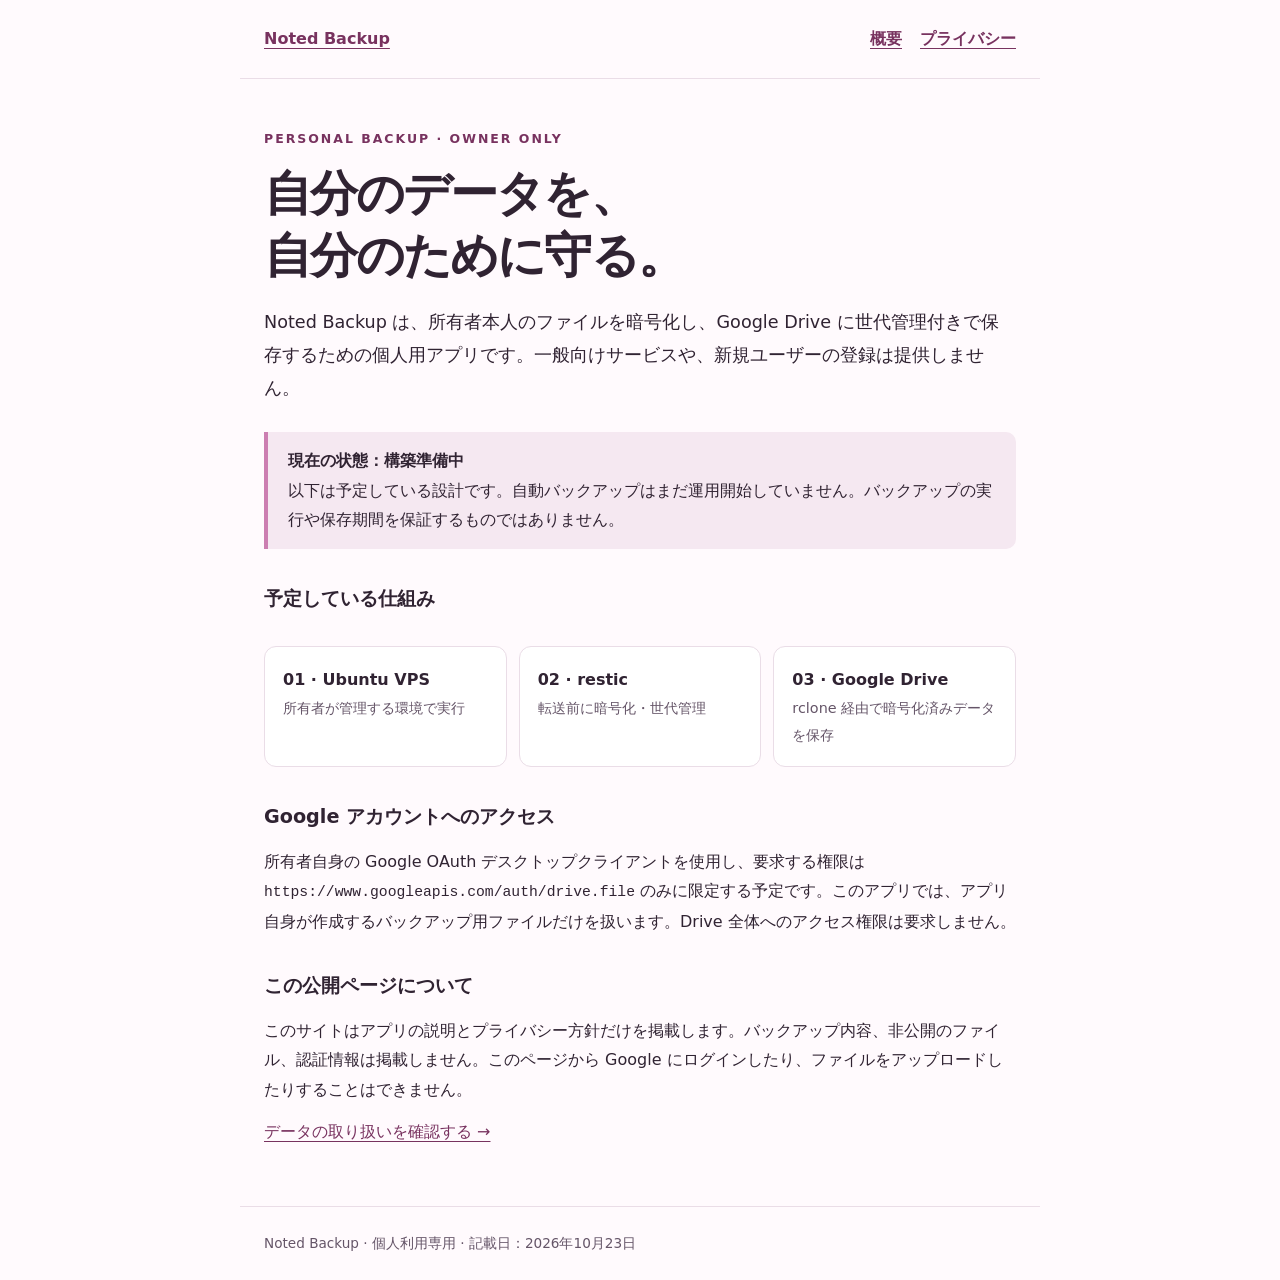
<file: index.html>
<!doctype html>
<html lang="ja">
<head><meta charset="utf-8"><meta name="viewport" content="width=device-width, initial-scale=1"><meta name="theme-color" content="#cc7eb1"><meta name="description" content="Noted Backup は所有者本人だけが使う、暗号化バックアップ用の個人アプリです。予定している構成とデータの扱いをご案内します。"><title>Noted Backup — 個人用バックアップ</title><link rel="stylesheet" href="style.css"></head>
<body><a class="skip" href="#main">本文へ移動</a><header><a href="index.html">Noted Backup</a><nav aria-label="メイン"><a href="index.html" aria-current="page">概要</a><a href="privacy.html">プライバシー</a></nav></header>
<main id="main"><div class="eyebrow">Personal backup · Owner only</div><h1>自分のデータを、<br>自分のために守る。</h1><p class="lead">Noted Backup は、所有者本人のファイルを暗号化し、Google Drive に世代管理付きで保存するための個人用アプリです。一般向けサービスや、新規ユーザーの登録は提供しません。</p>
<div class="notice"><strong>現在の状態：構築準備中</strong><br>以下は予定している設計です。自動バックアップはまだ運用開始していません。バックアップの実行や保存期間を保証するものではありません。</div>
<h2>予定している仕組み</h2><div class="flow" aria-label="バックアップの流れ"><div><strong>01 · Ubuntu VPS</strong><span>所有者が管理する環境で実行</span></div><div><strong>02 · restic</strong><span>転送前に暗号化・世代管理</span></div><div><strong>03 · Google Drive</strong><span>rclone 経由で暗号化済みデータを保存</span></div></div>
<h2>Google アカウントへのアクセス</h2><p>所有者自身の Google OAuth デスクトップクライアントを使用し、要求する権限は <code>https://www.googleapis.com/auth/drive.file</code> のみに限定する予定です。このアプリでは、アプリ自身が作成するバックアップ用ファイルだけを扱います。Drive 全体へのアクセス権限は要求しません。</p>
<h2>この公開ページについて</h2><p>このサイトはアプリの説明とプライバシー方針だけを掲載します。バックアップ内容、非公開のファイル、認証情報は掲載しません。このページから Google にログインしたり、ファイルをアップロードしたりすることはできません。</p><p><a href="privacy.html">データの取り扱いを確認する →</a></p>
</main><footer>Noted Backup · 個人利用専用 · 記載日：2026年10月23日</footer></body></html>
</file>
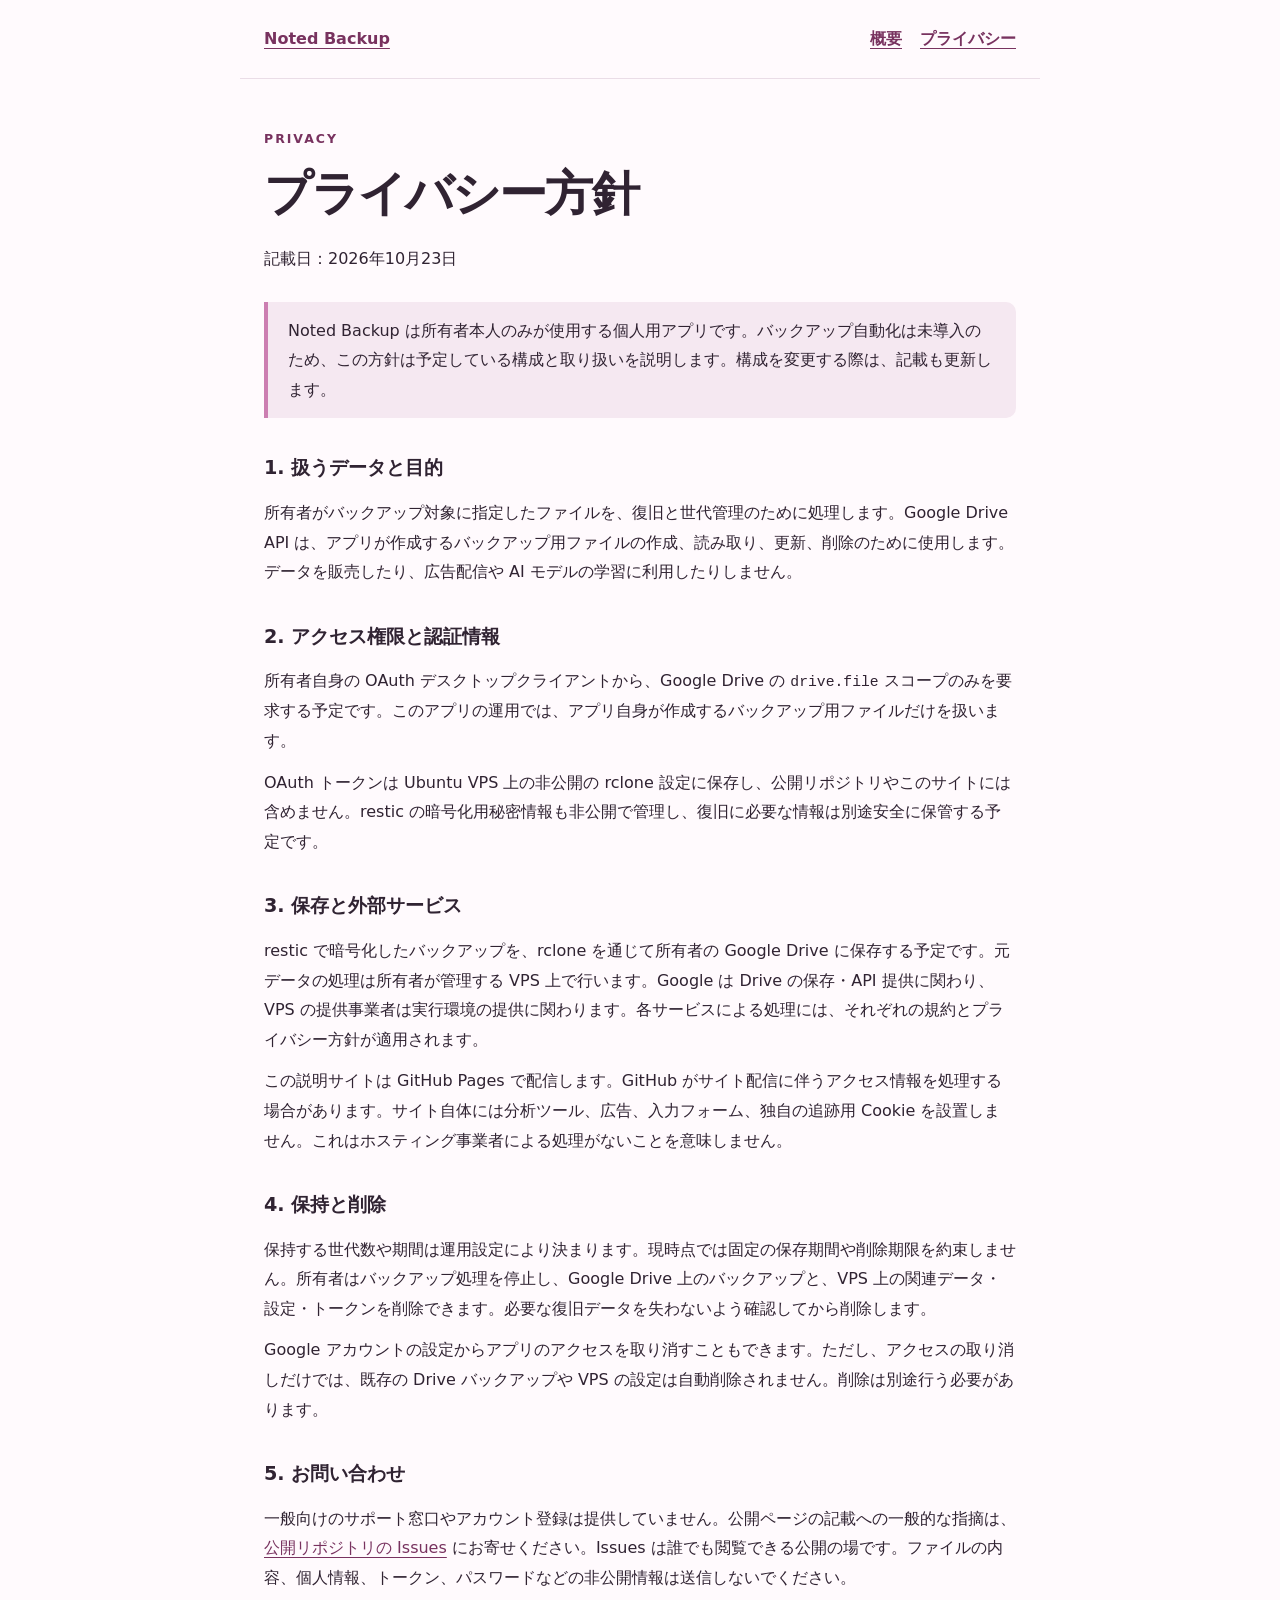
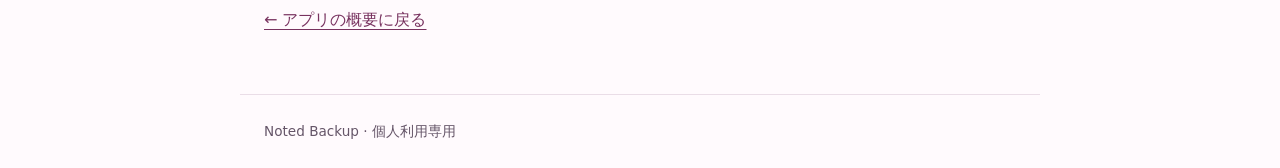
<file: privacy.html>
<!doctype html>
<html lang="ja">
<head><meta charset="utf-8"><meta name="viewport" content="width=device-width, initial-scale=1"><meta name="theme-color" content="#cc7eb1"><meta name="description" content="Noted Backup の予定しているデータ利用、保存、アクセスの取り消しと削除について。"><title>プライバシー方針 — Noted Backup</title><link rel="stylesheet" href="style.css"></head>
<body><a class="skip" href="#main">本文へ移動</a><header><a href="index.html">Noted Backup</a><nav aria-label="メイン"><a href="index.html">概要</a><a href="privacy.html" aria-current="page">プライバシー</a></nav></header>
<main id="main"><div class="eyebrow">Privacy</div><h1>プライバシー方針</h1><p>記載日：2026年10月23日</p><div class="notice">Noted Backup は所有者本人のみが使用する個人用アプリです。バックアップ自動化は未導入のため、この方針は予定している構成と取り扱いを説明します。構成を変更する際は、記載も更新します。</div>
<h2>1. 扱うデータと目的</h2><p>所有者がバックアップ対象に指定したファイルを、復旧と世代管理のために処理します。Google Drive API は、アプリが作成するバックアップ用ファイルの作成、読み取り、更新、削除のために使用します。データを販売したり、広告配信や AI モデルの学習に利用したりしません。</p>
<h2>2. アクセス権限と認証情報</h2><p>所有者自身の OAuth デスクトップクライアントから、Google Drive の <code>drive.file</code> スコープのみを要求する予定です。このアプリの運用では、アプリ自身が作成するバックアップ用ファイルだけを扱います。</p><p>OAuth トークンは Ubuntu VPS 上の非公開の rclone 設定に保存し、公開リポジトリやこのサイトには含めません。restic の暗号化用秘密情報も非公開で管理し、復旧に必要な情報は別途安全に保管する予定です。</p>
<h2>3. 保存と外部サービス</h2><p>restic で暗号化したバックアップを、rclone を通じて所有者の Google Drive に保存する予定です。元データの処理は所有者が管理する VPS 上で行います。Google は Drive の保存・API 提供に関わり、VPS の提供事業者は実行環境の提供に関わります。各サービスによる処理には、それぞれの規約とプライバシー方針が適用されます。</p><p>この説明サイトは GitHub Pages で配信します。GitHub がサイト配信に伴うアクセス情報を処理する場合があります。サイト自体には分析ツール、広告、入力フォーム、独自の追跡用 Cookie を設置しません。これはホスティング事業者による処理がないことを意味しません。</p>
<h2>4. 保持と削除</h2><p>保持する世代数や期間は運用設定により決まります。現時点では固定の保存期間や削除期限を約束しません。所有者はバックアップ処理を停止し、Google Drive 上のバックアップと、VPS 上の関連データ・設定・トークンを削除できます。必要な復旧データを失わないよう確認してから削除します。</p><p>Google アカウントの設定からアプリのアクセスを取り消すこともできます。ただし、アクセスの取り消しだけでは、既存の Drive バックアップや VPS の設定は自動削除されません。削除は別途行う必要があります。</p>
<h2>5. お問い合わせ</h2><p>一般向けのサポート窓口やアカウント登録は提供していません。公開ページの記載への一般的な指摘は、<a href="https://github.com/hondazeon/noted-backup-info/issues">公開リポジトリの Issues</a> にお寄せください。Issues は誰でも閲覧できる公開の場です。ファイルの内容、個人情報、トークン、パスワードなどの非公開情報は送信しないでください。</p>
<p><a href="index.html">← アプリの概要に戻る</a></p></main><footer>Noted Backup · 個人利用専用</footer></body></html>
</file>
<file: style.css>
:root{color-scheme:light;--accent:#cc7eb1;--ink:#302332;--muted:#655568;--line:#eadde7;--paper:#fffafd}*{box-sizing:border-box}body{margin:0;background:var(--paper);color:var(--ink);font:16px/1.85 system-ui,-apple-system,BlinkMacSystemFont,"Segoe UI",sans-serif}header,main,footer{max-width:800px;margin:auto;padding:24px}header{display:flex;gap:20px;align-items:center;justify-content:space-between;border-bottom:1px solid var(--line)}header a{font-weight:650}nav{display:flex;gap:18px}a{color:#78325f;text-underline-offset:4px}a:hover{color:#4e193c}a:focus-visible{outline:3px solid var(--accent);outline-offset:5px}main{padding-top:48px;padding-bottom:48px}h1{font-size:clamp(2rem,6vw,3rem);line-height:1.3;letter-spacing:-.04em;margin:12px 0 20px}h2{font-size:1.2rem;margin:32px 0 10px}p{margin:12px 0}ul{padding-left:1.4rem}.eyebrow{font-size:.78rem;letter-spacing:.16em;font-weight:700;text-transform:uppercase;color:#78325f}.lead{font-size:1.1rem}.notice{border-left:4px solid var(--accent);padding:14px 20px;background:#f5e8f1;border-radius:0 10px 10px 0;margin:28px 0}.flow{display:grid;grid-template-columns:repeat(3,1fr);gap:12px;margin:30px 0}.flow div{background:white;border:1px solid var(--line);border-radius:12px;padding:18px}.flow span{display:block;color:var(--muted);font-size:.9rem}code{overflow-wrap:anywhere;font-size:.92em}footer{font-size:.85rem;color:var(--muted);border-top:1px solid var(--line)}.skip{position:absolute;top:-100px;left:12px;background:white;padding:8px}.skip:focus{top:8px}@media(max-width:540px){header{align-items:flex-start;flex-direction:column;gap:8px}main{padding-top:32px}.flow{grid-template-columns:1fr}}
</file>
